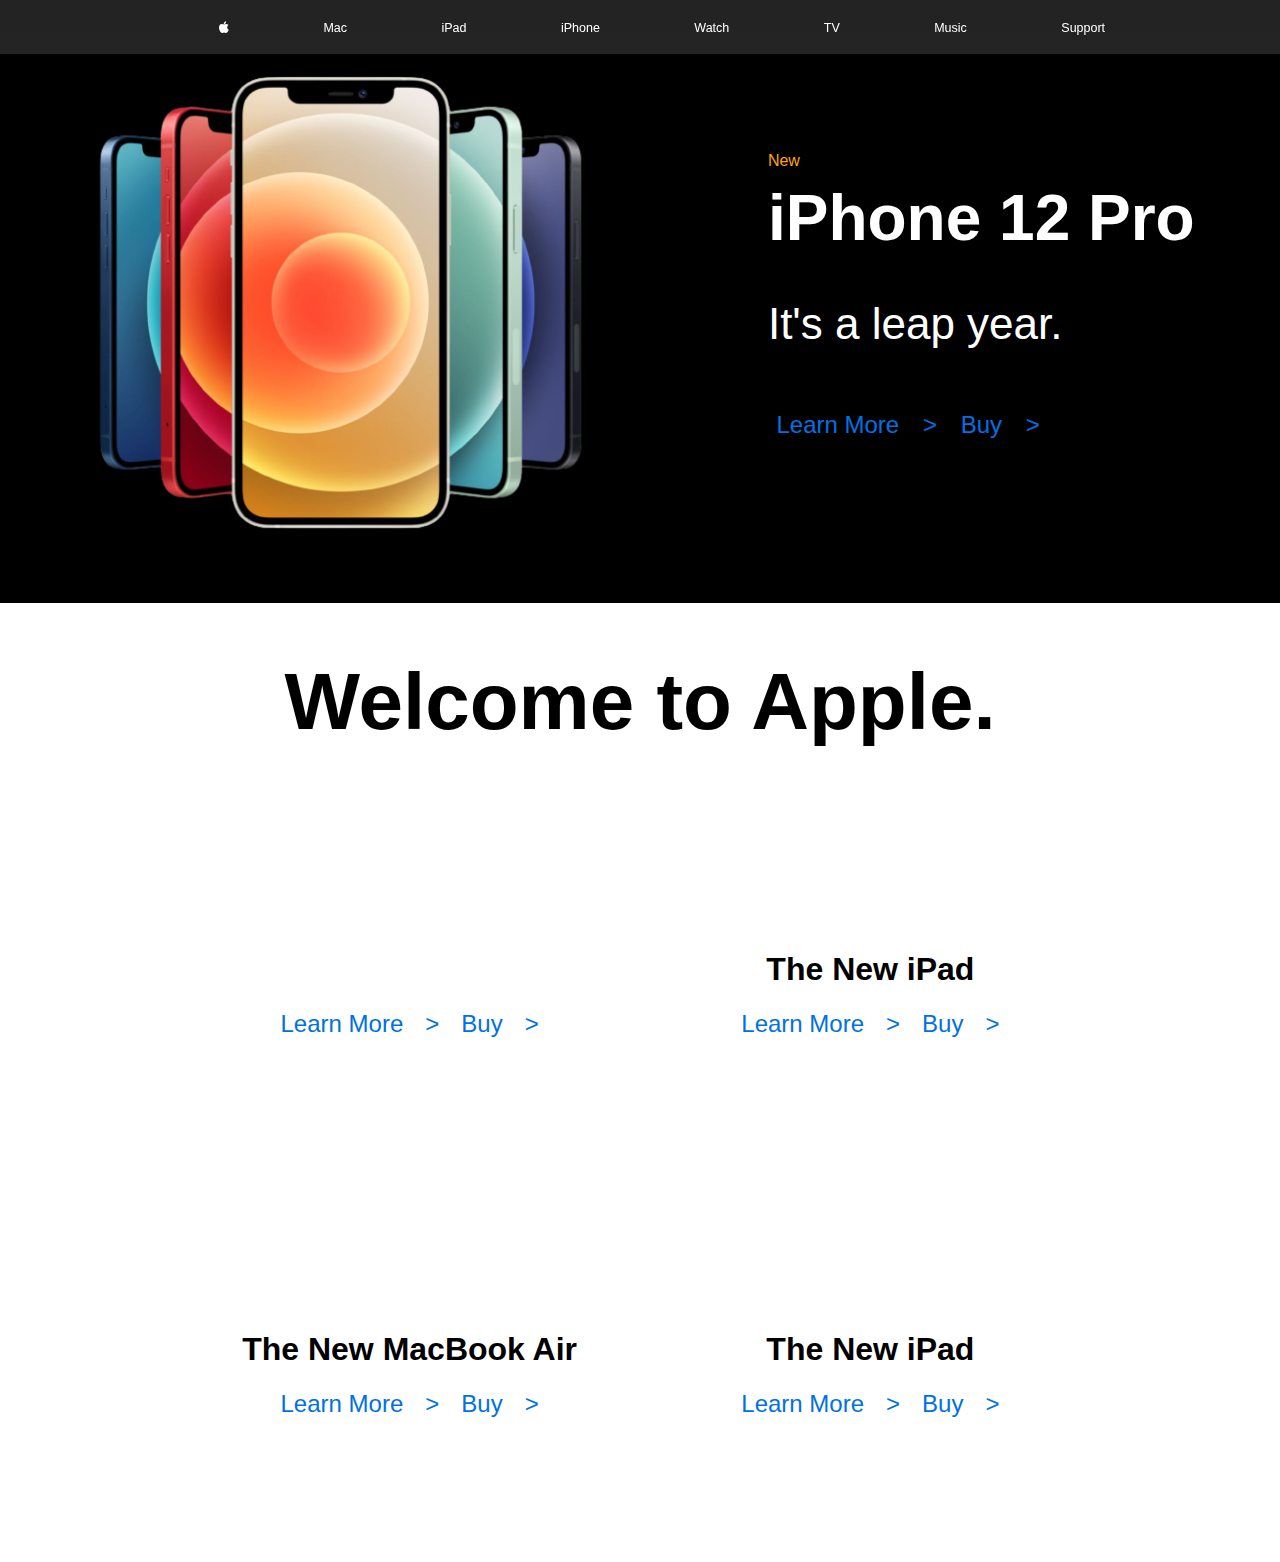
<file: index.html>
<!DOCTYPE html>
<html lang="en">

<head>
    <meta charset="UTF-8">
    <meta name="viewport" content="width=device-width, initial-scale=1.0">
    <link rel="stylesheet" href="https://stackpath.bootstrapcdn.com/font-awesome/4.7.0/css/font-awesome.min.css">
    <link rel="stylesheet" href="style/style.css">
    <link rel="shortcut icon" href="images/apple.svg" type="image/x-icon">
    <title>Apple</title>
</head>

<body>

    <nav>
        <ul>
            <li><a href="index.html"><i class="fa fa-apple"></i></a></li>
            <li><a href="mac.html">Mac</a></li>
            <li><a href="ipad.html">iPad</a></li>
            <li><a href="iphone.html">iPhone</a></li>
            <li><a href="watch.html">Watch</a></li>
            <li><a href="tv.html">TV</a></li>
            <li><a href="music.html">Music</a></li>
            <li><a href="support.html">Support</a></li>
        </ul>
    </nav>

    <section class="iphone-section">
        <div class="iphone-card">
            <div class="iphone-card-img">
                <img src="images/iphone-12-pro.png" alt="">
            </div>
            <div class="iphone-card-desc">
                <h1><span>New</span><br/> iPhone 12 Pro</h1>
                <p>It's a leap year.</p>
                <p class="buy-learn-links"><a href="iphone.html">Learn More</a><span> > </span><a href="#">Buy</a><span> > </span></p>
            </div>
        </div>
    </section>
    <section class="intro-section">
        <h1>Welcome to Apple.</h1>
        <div class="product-cards">
            <div class="product-card">
                <h1>The New MacBook Air</h1>
                <p class="buy-learn-links"><a href="iphone.html">Learn More</a><span> > </span><a href="#">Buy</a><span> > </span></p>
            </div>
            <div class="product-card">
                <h1>The New iPad</h1>
                <p class="buy-learn-links"><a href="iphone.html">Learn More</a><span> > </span><a href="#">Buy</a><span> > </span></p>
            </div>
            <div class="product-card">
                <h1>The New MacBook Air</h1>
                <p class="buy-learn-links"><a href="iphone.html">Learn More</a><span> > </span><a href="#">Buy</a><span> > </span></p>
            </div>
            <div class="product-card">
                <h1>The New iPad</h1>
                <p class="buy-learn-links"><a href="iphone.html">Learn More</a><span> > </span><a href="#">Buy</a><span> > </span></p>
            </div>
        </div>

        <!-- <h2>Check out our latest iPhone.</h2>
        <img class="iphone-12-hp" src="images/iphone-12-pro.png" alt=""> -->
    </section>
    <!-- <section class="latest-products">
        <h1>Our Latest Apple Products</h1>
        <div class="latest-product">
            <img src="https://store.storeimages.cdn-apple.com/4982/as-images.apple.com/is/macbook-air-gold-select-201810?wid=892&hei=820&&qlt=80&.v=1603332211000https://store.storeimages.cdn-apple.com/4982/as-images.apple.com/is/macbook-air-gold-select-201810?wid=892&hei=820&&qlt=80&.v=1603332211000"
                alt="">
            <h1>MacBook Air</h1>
            <p>Power. It's in the Air.</p>

            <a href="mac.html">Learn More ></a>
            <a href="#">Buy ></a>
            <h1> </h1>
        </div>
    </section> -->
</body>

</html>
</file>
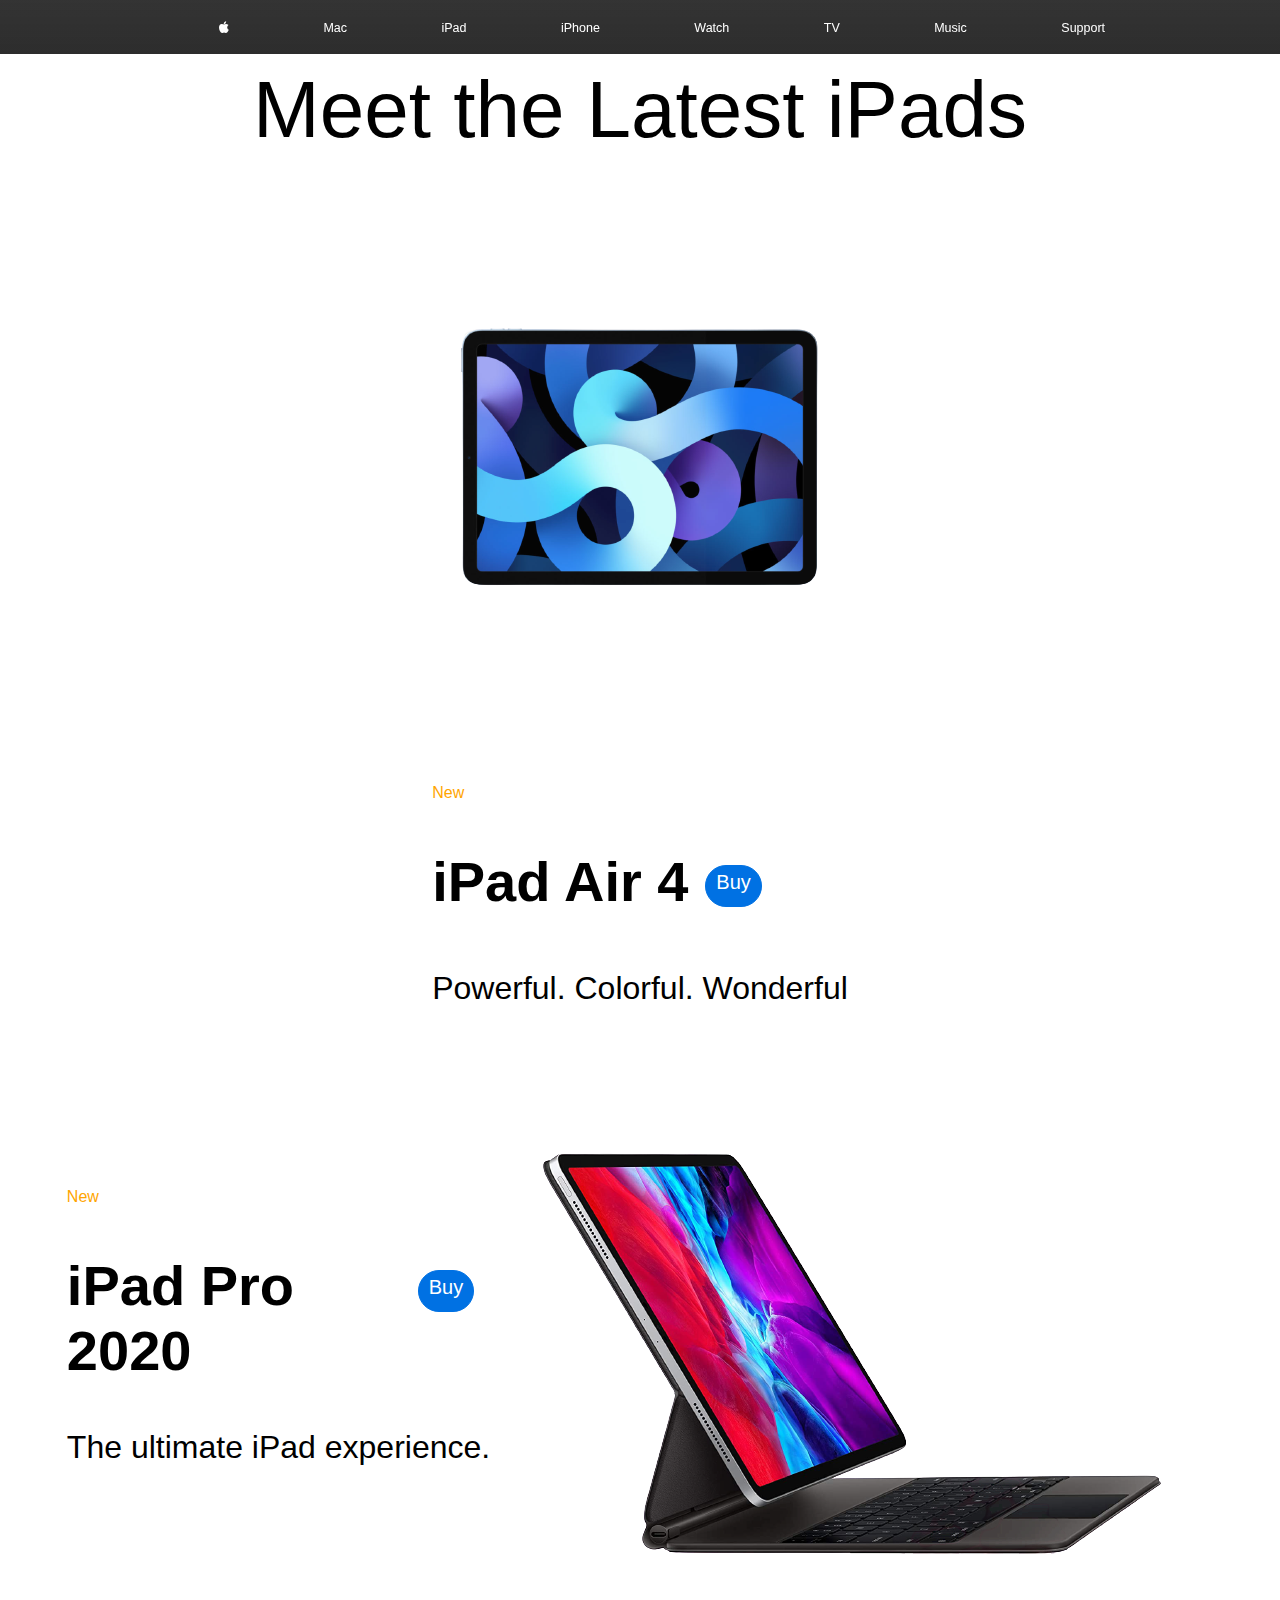
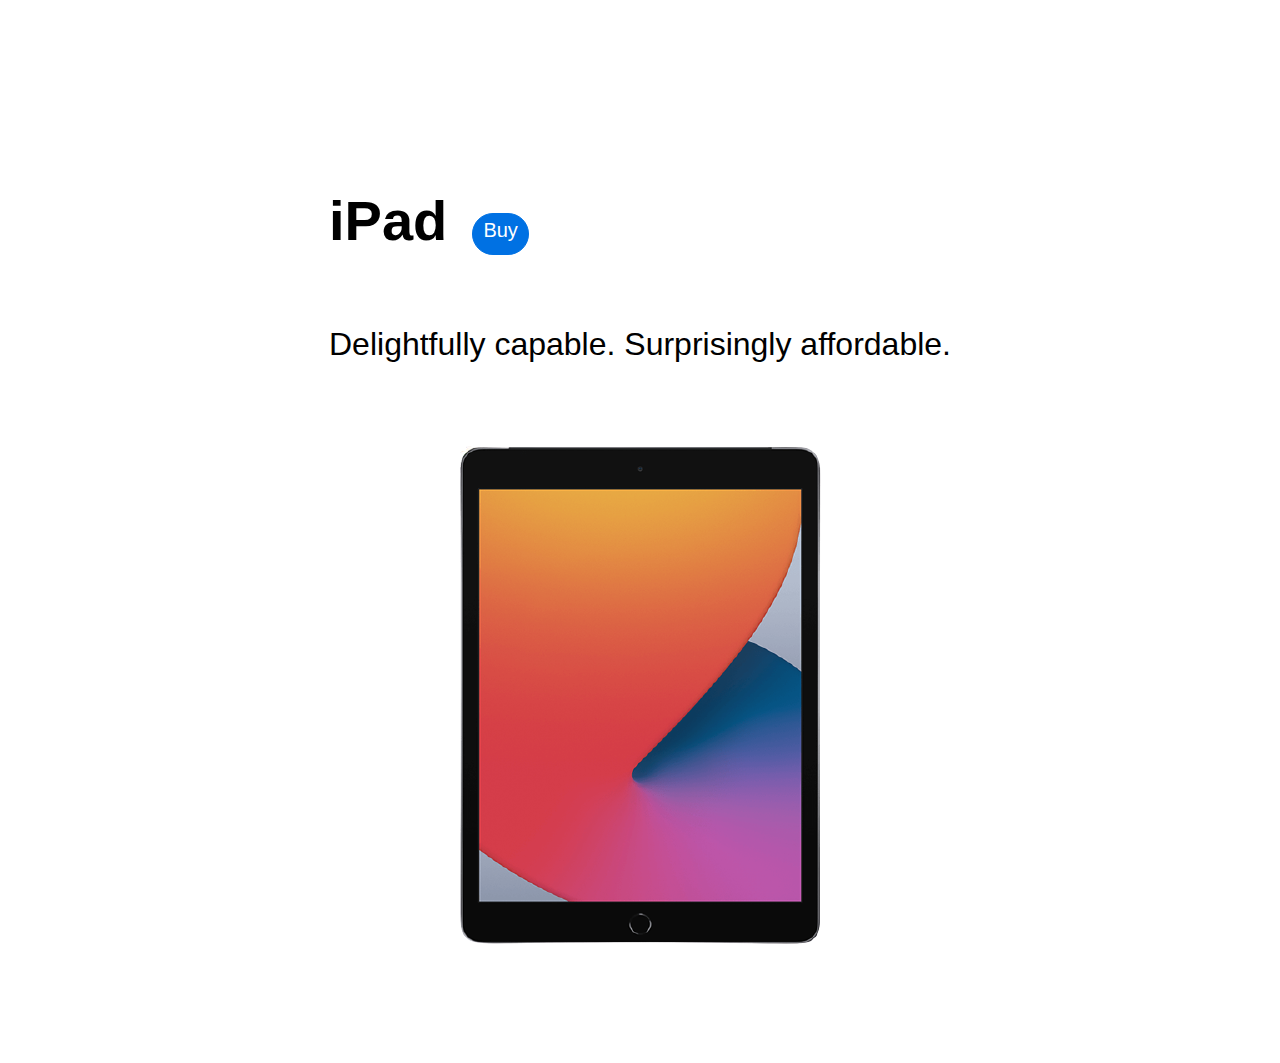
<file: ipad.html>
<!DOCTYPE html>
<html lang="en">

<head>
    <meta charset="UTF-8">
    <meta name="viewport" content="width=device-width, initial-scale=1.0">
    <link rel="stylesheet" href="https://stackpath.bootstrapcdn.com/font-awesome/4.7.0/css/font-awesome.min.css">
    <link rel="stylesheet" href="style/style.css">
    <link rel="shortcut icon" href="images/apple.svg" type="image/x-icon">
    <title>iPad</title>
</head>

<body>
    <!-- <img src="https://image.freepik.com/free-vector/geometric-hi-tech-background_29971-440.jpg" alt="techbg" -->
    <nav>
        <ul>
            <li><a href="index.html"><i class="fa fa-apple"></i></a></li>
            <li><a href="mac.html">Mac</a></li>
            <li><a href="ipad.html">iPad</a></li>
            <li><a href="iphone.html">iPhone</a></li>
            <li><a href="watch.html">Watch</a></li>
            <li><a href="tv.html">TV</a></li>
            <li><a href="music.html">Music</a></li>
            <li><a href="support.html">Support</a></li>
        </ul>
    </nav>
    <section class="ipad-details">
        <h1 class="h1ipad">Meet the Latest iPads</h1>
        <div class="ipad-info">
            <div class="ipad-img">
                <img src="images/ipadair4.png" alt="">
            </div>
            <div class="ipad-desc">
                <p class="new-quote">New</p>
                <h2>iPad Air 4 <a href="#" class="buyipad"> Buy </a> </h2>
                <h3>Powerful. Colorful. Wonderful</h3>
            </div>
        </div>
        <div class="ipad-info">

            <div class="ipad-desc">
                <p class="new-quote">New</p>
                <h2>iPad Pro 2020<a href="#" class="buyipad"> Buy </a> </h2>
                <h3>The ultimate
                    iPad experience.</h3>
            </div>
            <div class="ipad-img">
                <img src="images/ipadpro2020.png" alt="">
            </div>
        </div>
            <div class="ipad-info">
                <div class="ipad-desc">
                    <h2>iPad<a href="#" class="buyipad buyipad-bottom"> Buy </a> </h2>
                    <h3>Delightfully capable.
                        Surprisingly affordable.</h3>
                </div>
                <div class="ipad-img">
                    <img src="images/ipad2020.png" alt="">
                </div>
            </div>
        </div>
    </section>
    <!-- <section class="ipad-details">
        <div class="ipad-info">
            <div class="ipad-desc">
                <h1 class="h1ipad">
                    Meet the latest iPads'
                </h1>
                <h2 class="ipadtag1">
                    iPad Air 4
                </h2>
                <p class="ipadtag2">
                    Powerful. Colorful. Wonderful.
                </p>
                <p class="orangeNewText">
                    New
                </p>
                <a href="#"><button class="buyipad4">
                        Buy
                    </button></a>
            </div>
            <div class="ipad-img">
                <img class="ipad4img" src="images/ipadair4.png" alt="iPad Air 4">
            </div>
        </div>
        <div class="ipad-info">
            <div class="ipad-img">
                <img class="ipad20201" src="images/ipad2020.png" alt="iPad 2020">
            </div>
            <div class="ipad-desc">
                <p class="orangeNewText2">
                    New
                </p>
                <h1 class="normalipadtag1">
                    iPad
                </h1>
                <p class="normalipadtag2">
                    Delightfully capable.
                    Surprisingly affordable.
                </p>
                <button class="buyipad4">
                    Buy
                </button>
            </div>
        </div>
        <div class="ipad-info">
            <div class="ipad-desc">
                <h1 class="ipadpro2020">
                    iPad Pro 2020 <a href="#" class="buyipad4"> Buy</a>
                </h1>
                <p class="ipadprotag1">
                    The ultimate iPad experience.
                </p>
            </div>
            <div class="ipad-img">
                <img class="ipadpro2020img" src="images/ipadpro2020.png" alt="iPad Pro 2020">
            </div>
        </div>
    </section> -->











</body>

</html>
</file>
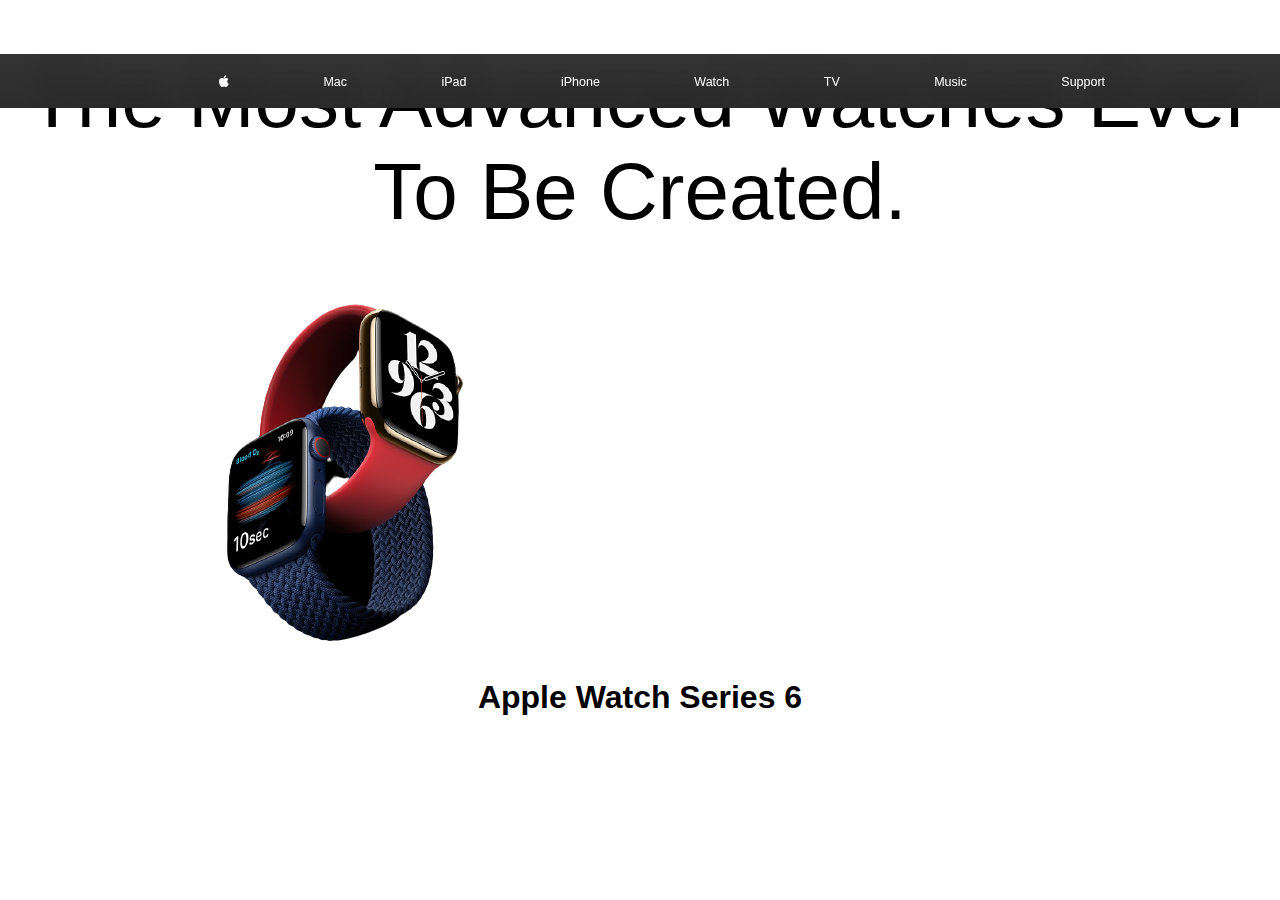
<file: watch.html>
<!DOCTYPE html>
<html lang="en">

<head>
    <meta charset="UTF-8">
    <meta name="viewport" content="width=device-width, initial-scale=1.0">
    <link rel="stylesheet" href="https://stackpath.bootstrapcdn.com/font-awesome/4.7.0/css/font-awesome.min.css">
    <link rel="stylesheet" href="style/style.css">
    <link rel="shortcut icon" href="images/apple.svg" type="image/x-icon">
    <title>Watch</title>
</head>

<body>
    <!-- <img src="https://image.freepik.com/free-vector/geometric-hi-tech-background_29971-440.jpg" alt="techbg" -->
    <nav>
        <ul>
            <li><a href="index.html"><i class="fa fa-apple"></i></a></li>
            <li><a href="mac.html">Mac</a></li>
            <li><a href="ipad.html">iPad</a></li>
            <li><a href="iphone.html">iPhone</a></li>
            <li><a href="watch.html">Watch</a></li>
            <li><a href="tv.html">TV</a></li>
            <li><a href="music.html">Music</a></li>
            <li><a href="support.html">Support</a></li>
        </ul>
    </nav>
    <h1 class="applewatchh1">The Most Advanced Watches Ever To Be Created.</h1>
    <img class="applewatch6" src="images/apple-watch6.png" alt="Apple Watch Series 6">
    <h1 class="applewatch6tag">Apple Watch Series 6</h1>
</body>

</html>
</file>
<file: style/style.css>
:root {
    --navbar-dark: #252525;
}

* {
    font-family: 'Segoe UI', Tahoma, Geneva, Verdana, sans-serif;
}

body {
    padding: 0;
    margin: 0;
    margin-left: 0;
    /* background: linear-gradient(rgba(0,0,0,0.1),rgba(0,0,0,0.1)), url("https://wallpapercave.com/wp/wp4810103.jpg") no-repeat center center/cover;
    background-size: 250%; */
}

.intro-section h1,.latest-products h1 {
    /* font-family: "SF Pro Text","Myriad Set Pro","SF Pro Icons","Helvetica Neue","Helvetica","Arial",sans-serif; */
    font-size: 80px;
}

.intro-section h2 {
    font-size: 30px;
}

.intro-section img {
    width: 100%;
    height: 150%;
    /* transition: 0.25s; */
}

.latest-product h1 {
    font-weight: lighter;
    font-size: 6rem;
}

.latest-product p {
    font-size: 3rem;
}

.latest-product a {
    font-size: 1.75rem;
    text-decoration: none;
    color: rgb(25, 140, 185);
}

.lates-product a:hover {
    text-decoration: underline;
}

.latest-product img {
    width: 60%;
}

/* .intro-section img:hover {
    transform: scale(1.15);
} */
li {
    display: inline;    
}
section {
    height: 100vh;
    margin: 0;
}


nav {
    padding: 2px;
    margin: 0;
    text-align: center;
    background: linear-gradient(rgba(37, 37, 37, 0.932),rgba(37, 37, 37, 0.966));
    position: fixed;
    width: 100%;
    backdrop-filter: blur(15px);
    /* filter: blur(1.5px); 
    z-index: -1; */
}

nav:focus {
    outline: none;
}

nav ul li a {
    color: white;
    text-decoration: none;
    font-family: "SF Pro Text","Myriad Set Pro","SF Pro Icons","Helvetica Neue","Helvetica","Arial",sans-serif;
    font-size: 12.5px;
    /* z-index: 1; */
    
    /* filter: blur(0); */

}
nav ul li {
    padding: 45px;
}
    
/* Homepage */

section {
    height: 100%;
}

.iphone12prohp {
    position: relative;
    top: 15%;
    left: 5%;
}

.hpiphonetag {
    font-weight: 400;
    position: absolute;
    top: 15%;
    left: 50%;

}

.iphone-card {
    /* border: 1px solid black; */
    display: flex;
    flex-wrap: wrap;
    justify-content: space-around;
}

/* .iphone-card-img, .iphone-card-desc {
    border: 1px solid red;
} */

.iphone-card-img {
    padding: 5%;
    width: 40%;
}

.iphone-card-img img {
    /* border: 1px solid red; */
    width: 100%;
    height: 100%;
    /* height: 100%; */
}

.iphone-section {
    /* margin-top: 3px; */
    background-color: black;
    color: white;
    /* height: 65vh; */
}

.iphone-card-desc {
    padding: 5%;
}

.iphone-card-desc h1  {
    font-size: 4rem;
}

.iphone-card-desc h1 span {
    color: orange;
    font-size: 1rem;
    font-weight: lighter;
}

.iphone-card-desc p {
    font-size: 2.75rem;
    font-weight: lighter;
}

.buy-learn-links a, .buy-learn-links span {
    font-size: 1.5rem;
    text-decoration: none;
    color: #0071e3;
    font-weight: 400;
    margin: 2%;
}

.product-cards {
    display: flex;
    flex-wrap: wrap;
    justify-content: center;
}

.product-card {
    /* border: 1px solid black; */
    padding: 10% 3%;
    width: 30%;
    background-size: cover;
    background-repeat: no-repeat;
    background-position: center center;
}

.product-card:nth-child(1) {
    color: white;   
    background-image: url("https://www.apple.com/newsroom/images/tile-images/Apple_new-macbook-air-wallpaper-screen_03182020.jpg.landing-big_2x.jpg");
}

.product-card h1 {
    font-size: 2rem;
}

.buy-learn-links a:hover {
    text-decoration: underline;
}

.hpiphonetag2 {
    font-weight: 200;
    font-size: 40px;
    position: absolute;
    top: 35%;
    left: 50%;
}

.aiphonehp1 {
    text-decoration: none;
    color: #0071e3;
}
.aiphonehp1:hover {
    text-decoration: underline;
}
.aiphonehp2 {
    text-decoration: none;
    color: #0071e3;
}
.aiphonehp2:hover {
    transition: 0.8s;
    text-decoration: underline;
}

/* iPad Section */

.ipad4img {
    /* position: absolute; */
    top: 37%;
    left: 10%;
}

.h1ipad {
    font-weight: lighter;
    /* margin: 60px; */
    margin: 0;
    font-size: 500%;
    padding-top: 5%;
}

.ipadtag1 {
    position: absolute;
    top: 45%;
    left: 50%;
    font-size: 400%;
}

.ipadtag2 {
    font-size: 200%;
    position: absolute;
    top: 67%;
    left: 50%;
}

.orangeNewText {  
    font-size: 20px;
    position: absolute;     
    top: 45%;
    left: 50%;
    color: orange;
}

.ipad20201 {
    /* position: absolute; */
    top: 105%;
    left: 15%;
}

.orangeNewText2 {  
    font-size: 20px;
    position: absolute;     
    top: 115%;
    left: 50%;
    color: orange;
}

.normalipadtag1 {
    font-size: 400%;
    position: absolute;
    top: 120%;
    left: 50%;
}

.normalipadtag2 {
    font-size: 200%;
    position: absolute;
    top: 135%;
    left: 50%;
}

.buyipad {
    width: 35px;
    height: 30px;   
    font-family: 'Segoe UI', Tahoma, Geneva, Verdana, sans-serif;
    text-align: center;
    cursor: pointer;
    border: solid 1px #0071e3;
    font-size: 20px;
    background-color: #0071e3;
    color: white;
    border-radius: 50px;
    /* position: absolute; */
    top: 55%;
    left: 70%;
    text-decoration: none;
    padding: 5px 10px;
    font-weight: lighter;
    margin: 4%;
    /* margin-bottom: 5%; */
}

.ipad-desc {
    padding-top: 6%;
}

.ipad-desc h2 {
    font-size: 3.5rem;
    display: flex;
}
.buyipad4:focus {
    outline: none;
}

/* .ipad-desc .buyipad {
    position: inher
} */

.ipad-info {
    display: flex;
    flex-wrap: wrap;
    justify-content: center;
    margin: 5%;
}

.ipad-info img {
    padding: 50px;
}


.new-quote {
    color: orange;
}

.ipad-desc h3 {
    font-weight: lighter;
    font-size: 2.5vmax;
}

.buyipad2020 {
    width: 60px;
    height: 40px;   
    font-family: 'Segoe UI', Tahoma, Geneva, Verdana, sans-serif;
    text-align: center;
    cursor: pointer;
    border: solid 1px #0071e3;
    font-size: 20px;
    background-color: #0071e3;
    color: white;
    border-radius: 50px;
    position: absolute;
    top: 150%;
    left: 50%;
}
.buyipad2020:focus {
    outline: none;
}

.ipadpro2020 {
    font-size: 400%;
    position: absolute;
    top: 205%;
    left: 15%;
}
.ipadpro2020img {
    /* position: absolute; */
    top: 200%;
    left: 50%;
    padding: 0;
}
.ipadprotag1 {
    font-size: 200%;
    position: absolute;
    top: 225%;
    left: 15%;
    padding: 0;
}
.buyipadpro {
    width: 60px;
    height: 40px;   
    font-family: 'Segoe UI', Tahoma, Geneva, Verdana, sans-serif;
    text-align: center;
    cursor: pointer;
    border: solid 1px #0071e3;
    font-size: 20px;
    background-color: #0071e3;
    color: white;
    border-radius: 50px;
    position: absolute;
    top: 245%;
    left: 27%;
    padding: 0;
}
.buyipadpro:focus {
    outline: none;
}
/* iPhone */

.iphone-12-hp {
    size: 50em;
}

/* Apple Watch */

.applewatchh1 {
    font-size: 500%;
    font-weight: lighter;
}

/* Font */

.intro-section, .latest-products, .h1ipad, .ipadtag1, .ipadtag2, .orangeNewText, .orangeNewText2, .normalipadtag1, .normalipadtag2, .ipadpro2020, .ipadprotag1, .applewatchh1, .applewatch6tag, .hpiphonetag2 {
    font-family: 'Segoe UI', Tahoma, Geneva, Verdana, sans-serif;
    text-align: center;
    height: 100%;
}
</file>
